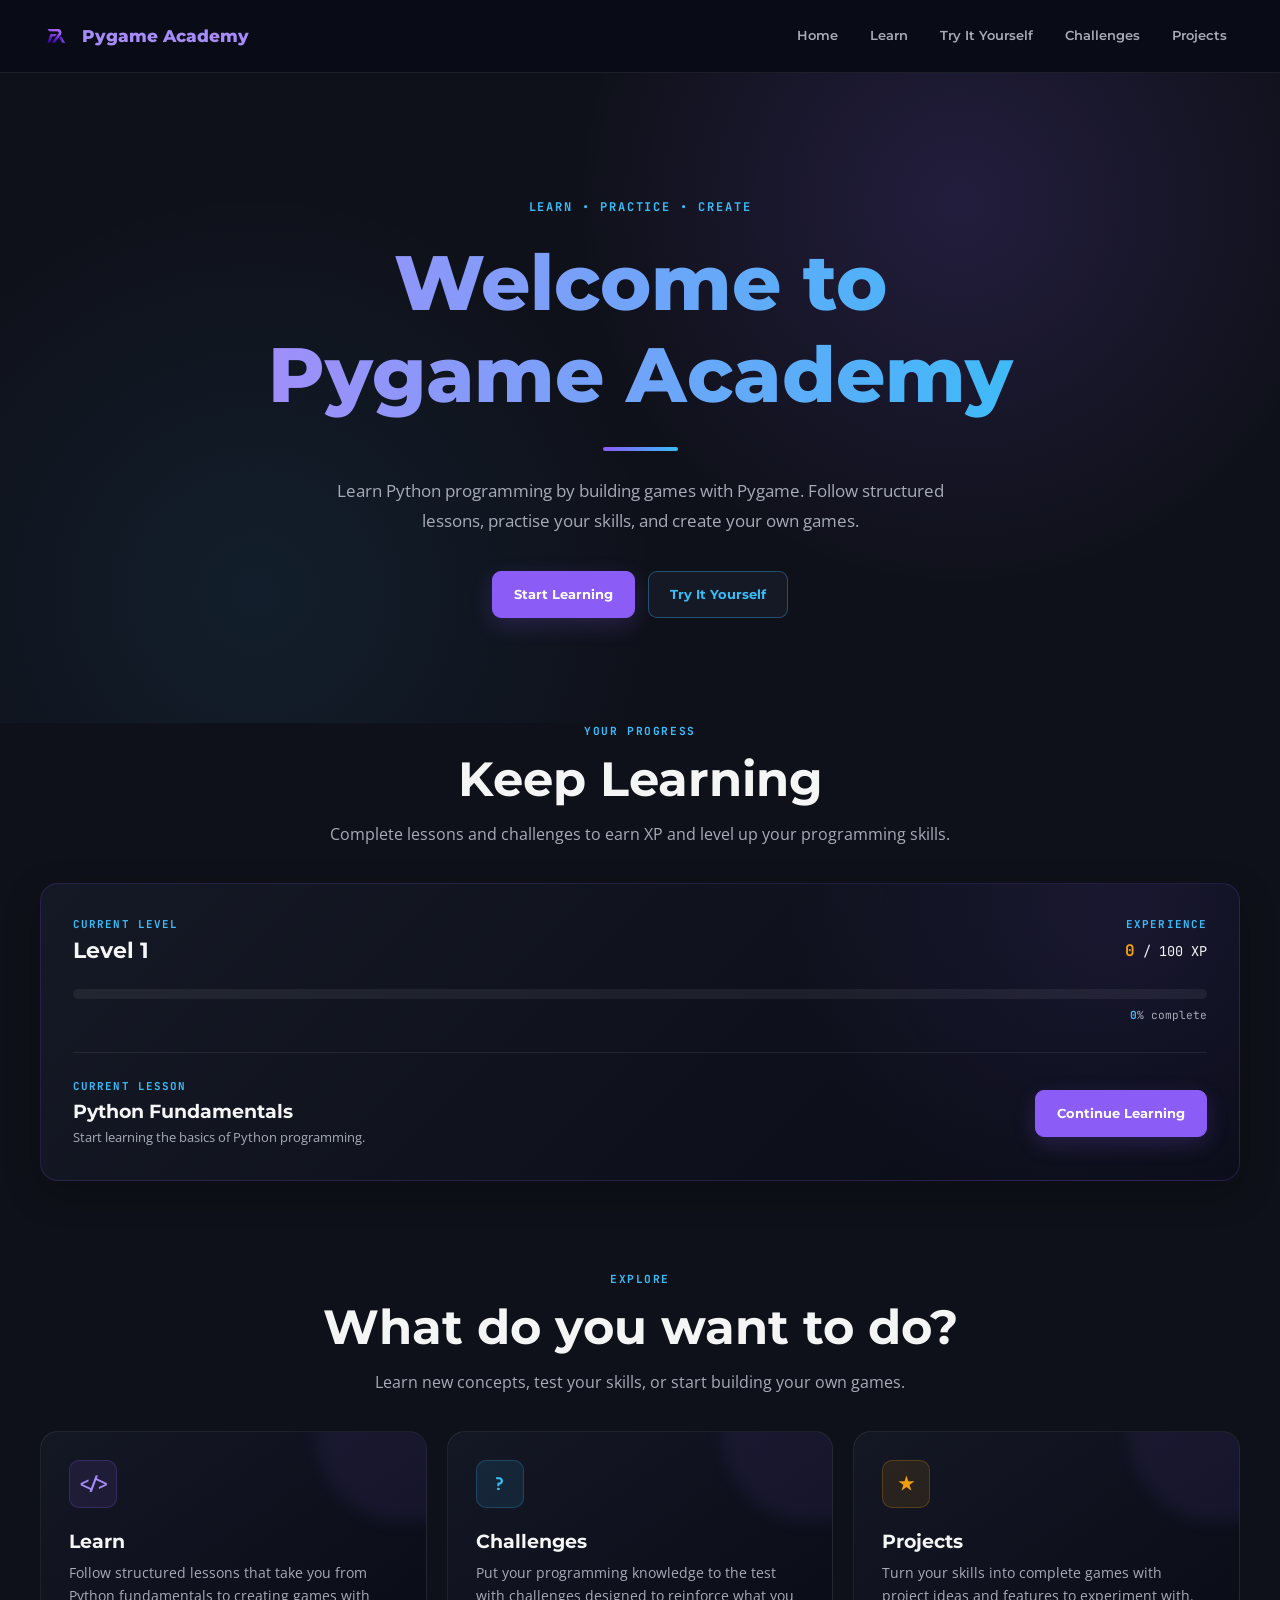
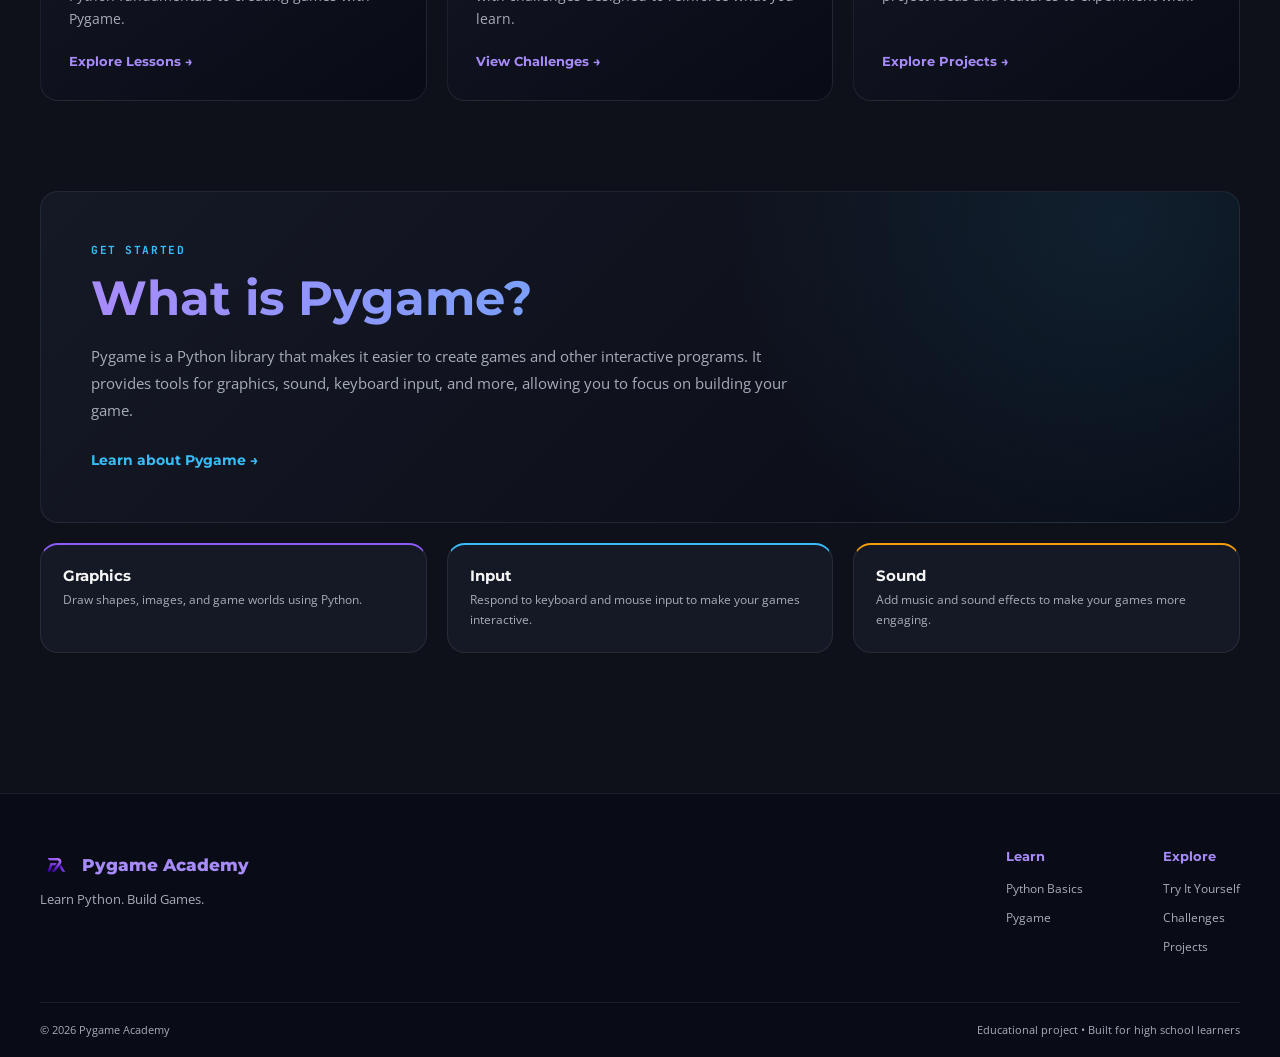
<file: index.html>
<!DOCTYPE html>
<html lang="en">

<head>
  <meta charset="UTF-8">
  <meta name="viewport" content="width=device-width, initial-scale=1.0">
  <meta name="description" content="Pygame Academy - Learn Python programming by building games with Pygame.">

  <title>Pygame Academy | Learn Python. Build Games.</title>

  <link rel="icon" type="image/x-icon" href="img/favicon.ico">

  <link rel="preconnect" href="https://fonts.googleapis.com">
  <link rel="preconnect" href="https://fonts.gstatic.com" crossorigin>
  <link href="https://fonts.googleapis.com/css2?family=JetBrains+Mono:wght@400;500;600;700&family=Montserrat:wght@500;600;700;800&family=Open+Sans:wght@400;500;600;700&display=swap" rel="stylesheet">

  <link rel="stylesheet" href="css/style.css">
  <script src="js/main.js" defer></script>
</head>

<body>

  <!-- Navigation bar and mobile menu -->
  <header class="site-header">
    <nav class="navbar" aria-label="Main navigation">
      <a href="index.html" class="logo">
        <img src="img/logo.png" alt="" class="logo-image">
        <span>Pygame Academy</span>
      </a>

      <div class="desktop-nav">
        <a href="index.html">Home</a>
        <a href="learn.html">Learn</a>
        <a href="tryityourself.html">Try It Yourself</a>
        <a href="challenges.html">Challenges</a>
        <a href="projects.html">Projects</a>
      </div>

      <button
        class="menu-button"
        type="button"
        aria-label="Open navigation menu"
        aria-expanded="false"
        aria-controls="mobile-menu"
      >
        <span></span>
        <span></span>
        <span></span>
      </button>
    </nav>

    <div class="mobile-menu" id="mobile-menu" aria-hidden="true">
      <div class="mobile-menu-header">
        <span class="mobile-menu-title">Menu</span>

        <button
          class="mobile-menu-close"
          type="button"
          aria-label="Close navigation menu"
        >
          &times;
        </button>
      </div>

      <div class="mobile-nav">
        <a href="index.html">Home</a>
        <a href="learn.html">Learn</a>
        <a href="tryityourself.html">Try It Yourself</a>
        <a href="challenges.html">Challenges</a>
        <a href="projects.html">Projects</a>
      </div>
    </div>
  </header>

  <main>

    <!-- Hero banner section -->
    <section class="hero">
      <div class="hero-content">
        <p class="hero-label">LEARN • PRACTICE • CREATE</p>

        <h1>Welcome to Pygame Academy</h1>

        <p class="hero-description">
          Learn Python programming by building games with Pygame. Follow structured lessons, practise your skills, and create your own games.
        </p>

        <div class="hero-buttons">
          <a href="learn.html" class="button button-primary">Start Learning</a>
          <a href="tryityourself.html" class="button button-secondary">Try It Yourself</a>
        </div>
      </div>
    </section>

    <!-- User level and XP progress tracker -->
    <section class="progress-section">
      <div class="section-heading">
        <p class="section-label">YOUR PROGRESS</p>
        <h2>Keep Learning</h2>
        <p>Complete lessons and challenges to earn XP and level up your programming skills.</p>
      </div>

      <div class="progress-card">
        <div class="progress-header">
          <div class="level-info">
            <p class="progress-label">Current Level</p>
            <h3>Level <span id="player-level">1</span></h3>
          </div>

          <div class="xp-display">
            <p class="progress-label">Experience</p>
            <p><span id="current-xp">0</span> / <span id="next-level-xp">100</span> XP</p>
          </div>
        </div>

        <div
          class="progress-bar"
          role="progressbar"
          aria-label="Learning progress"
          aria-valuemin="0"
          aria-valuemax="100"
          aria-valuenow="0"
        >
          <div class="progress-bar-fill" id="progress-bar-fill"></div>
        </div>

        <div class="progress-details">
          <p><span id="progress-percent">0</span>% complete</p>
        </div>

        <div class="continue-learning">
          <div class="continue-content">
            <p class="progress-label">CURRENT LESSON</p>
            <h3 id="current-lesson">Python Fundamentals</h3>
            <p id="current-lesson-description">Start learning the basics of Python programming.</p>
          </div>

          <a
            href="lesson.html?id=python-fundamentals"
            class="button button-primary"
            id="continue-button"
          >
            Continue Learning
          </a>
        </div>
      </div>
    </section>

    <!-- Navigation cards for main site sections -->
    <section class="explore-section">
      <div class="section-heading">
        <p class="section-label">EXPLORE</p>
        <h2>What do you want to do?</h2>
        <p>Learn new concepts, test your skills, or start building your own games.</p>
      </div>

      <div class="explore-grid">
        <article class="explore-card">
          <div class="card-icon" aria-hidden="true">&lt;/&gt;</div>
          <div class="card-content">
            <h3>Learn</h3>
            <p>Follow structured lessons that take you from Python fundamentals to creating games with Pygame.</p>

            <a href="learn.html">
              Explore Lessons
              <span aria-hidden="true">→</span>
            </a>
          </div>
        </article>

        <article class="explore-card">
          <div class="card-icon" aria-hidden="true">?</div>
          <div class="card-content">
            <h3>Challenges</h3>
            <p>Put your programming knowledge to the test with challenges designed to reinforce what you learn.</p>

            <a href="challenges.html">
              View Challenges
              <span aria-hidden="true">→</span>
            </a>
          </div>
        </article>

        <article class="explore-card">
          <div class="card-icon" aria-hidden="true">★</div>
          <div class="card-content">
            <h3>Projects</h3>
            <p>Turn your skills into complete games with project ideas and features to experiment with.</p>

            <a href="projects.html">
              Explore Projects
              <span aria-hidden="true">→</span>
            </a>
          </div>
        </article>
      </div>
    </section>

    <!-- Overview of what Pygame is and its features -->
    <section class="pygame-section">
      <div class="pygame-introduction">
        <p class="section-label">GET STARTED</p>
        <h2>What is Pygame?</h2>
        <p>
          Pygame is a Python library that makes it easier to create games and other interactive programs. It provides tools for graphics, sound, keyboard input, and more, allowing you to focus on building your game.
        </p>

        <a href="learn.html" class="text-link">
          Learn about Pygame
          <span aria-hidden="true">→</span>
        </a>
      </div>

      <div class="pygame-features">
        <article class="feature">
          <h3>Graphics</h3>
          <p>Draw shapes, images, and game worlds using Python.</p>
        </article>

        <article class="feature">
          <h3>Input</h3>
          <p>Respond to keyboard and mouse input to make your games interactive.</p>
        </article>

        <article class="feature">
          <h3>Sound</h3>
          <p>Add music and sound effects to make your games more engaging.</p>
        </article>
      </div>
    </section>

  </main>

  <!-- Site footer -->
  <footer class="site-footer">
    <div class="footer-content">
      <div class="footer-brand">
        <a href="index.html" class="footer-logo">
          <img src="img/logo.png" alt="" class="footer-logo-image">
          <span>Pygame Academy</span>
        </a>
        <p>Learn Python. Build Games.</p>
      </div>

      <div class="footer-links">
        <div class="footer-column">
          <h2>Learn</h2>
          <a href="learn.html">Python Basics</a>
          <a href="learn.html">Pygame</a>
        </div>

        <div class="footer-column">
          <h2>Explore</h2>
          <a href="tryityourself.html">Try It Yourself</a>
          <a href="challenges.html">Challenges</a>
          <a href="projects.html">Projects</a>
        </div>
      </div>
    </div>

    <div class="footer-bottom">
      <p>&copy; 2026 Pygame Academy</p>
      <p>Educational project &bull; Built for high school learners</p>
    </div>
  </footer>

</body>

</html>
</file>
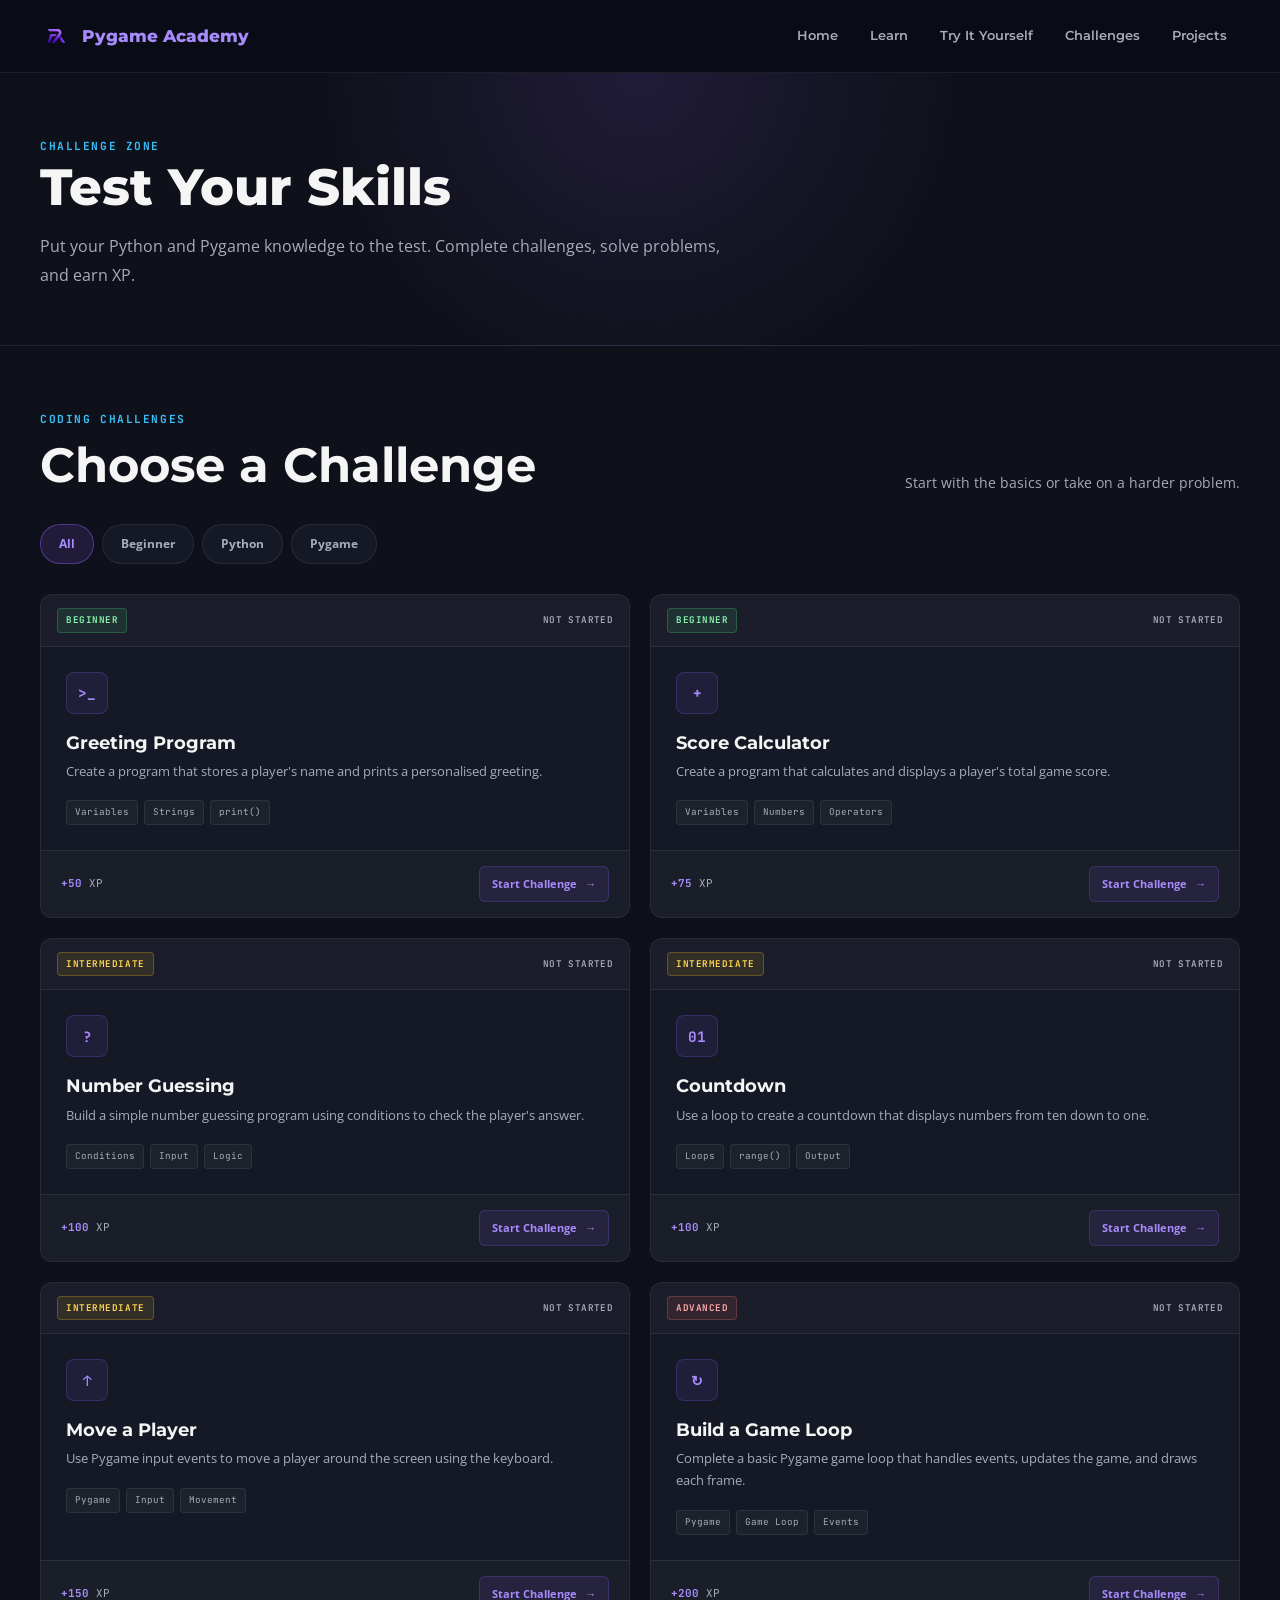
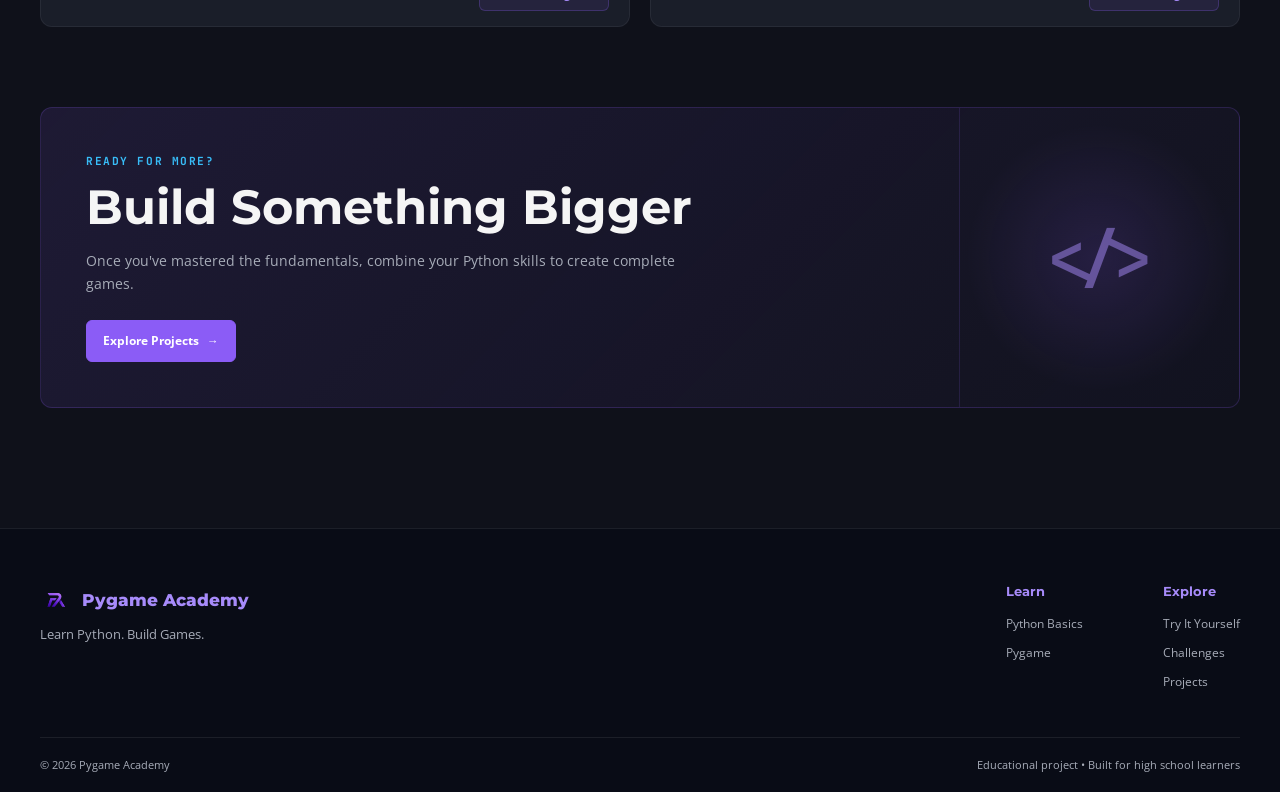
<file: challenges.html>
<!DOCTYPE html>
<html lang="en">

<head>
  <meta charset="UTF-8">
  <meta name="viewport" content="width=device-width, initial-scale=1.0">
  <meta name="description" content="Test your Python and Pygame skills with coding challenges on Pygame Academy.">

  <title>Challenges | Pygame Academy</title>

  <link rel="icon" type="image/x-icon" href="img/favicon.ico">

  <link rel="preconnect" href="https://fonts.googleapis.com">
  <link rel="preconnect" href="https://fonts.gstatic.com" crossorigin>
  <link href="https://fonts.googleapis.com/css2?family=JetBrains+Mono:wght@400;500;600;700&family=Montserrat:wght@500;600;700;800&family=Open+Sans:wght@400;500;600;700&display=swap" rel="stylesheet">

  <link rel="stylesheet" href="css/style.css">
  <script src="js/main.js" defer></script>
  <script src="js/challenges.js" defer></script>
</head>

<body>

  <!-- Navigation bar and mobile menu -->
  <header class="site-header">
    <nav class="navbar" aria-label="Main navigation">
      <a href="index.html" class="logo">
        <img src="img/logo.png" alt="" class="logo-image">
        <span>Pygame Academy</span>
      </a>

      <div class="desktop-nav">
        <a href="index.html">Home</a>
        <a href="learn.html">Learn</a>
        <a href="tryityourself.html">Try It Yourself</a>
        <a href="challenges.html">Challenges</a>
        <a href="projects.html">Projects</a>
      </div>

      <button
        class="menu-button"
        type="button"
        aria-label="Open navigation menu"
        aria-expanded="false"
        aria-controls="mobile-menu"
      >
        <span></span>
        <span></span>
        <span></span>
      </button>
    </nav>

    <div class="mobile-menu" id="mobile-menu" aria-hidden="true">
      <div class="mobile-menu-header">
        <span class="mobile-menu-title">Menu</span>

        <button
          class="mobile-menu-close"
          type="button"
          aria-label="Close navigation menu"
        >
          &times;
        </button>
      </div>

      <div class="mobile-nav">
        <a href="index.html">Home</a>
        <a href="learn.html">Learn</a>
        <a href="tryityourself.html">Try It Yourself</a>
        <a href="challenges.html">Challenges</a>
        <a href="projects.html">Projects</a>
      </div>
    </div>
  </header>

  <main>

    <!-- Page hero banner -->
    <section class="challenges-hero">
      <div class="try-container">
        <p class="section-label">CHALLENGE ZONE</p>

        <h1>Test Your Skills</h1>

        <p>
          Put your Python and Pygame knowledge to the test. Complete challenges, solve problems, and earn XP.
        </p>
      </div>
    </section>

    <!-- Challenge selection and filters -->
    <section class="challenge-list">
      <div class="challenge-list-header">
        <div>
          <p class="section-label">CODING CHALLENGES</p>
          <h2>Choose a Challenge</h2>
        </div>

        <p>Start with the basics or take on a harder problem.</p>
      </div>

      <!-- Filter tabs -->
      <div
        class="challenge-filters"
        role="tablist"
        aria-label="Challenge categories"
      >
        <button
          type="button"
          class="challenge-filter active"
          data-filter="all"
          role="tab"
          aria-selected="true"
        >
          All
        </button>

        <button
          type="button"
          class="challenge-filter"
          data-filter="beginner"
          role="tab"
          aria-selected="false"
        >
          Beginner
        </button>

        <button
          type="button"
          class="challenge-filter"
          data-filter="python"
          role="tab"
          aria-selected="false"
        >
          Python
        </button>

        <button
          type="button"
          class="challenge-filter"
          data-filter="pygame"
          role="tab"
          aria-selected="false"
        >
          Pygame
        </button>
      </div>

      <!-- Grid of available challenges -->
      <div class="challenge-grid" id="challenge-grid">

        <!-- Challenge: Greeting Program -->
        <article
          class="challenge-card"
          data-challenge="greeting"
          data-category="beginner python"
        >
          <div class="challenge-card-top">
            <span class="challenge-difficulty beginner">BEGINNER</span>
            <span class="challenge-status">NOT STARTED</span>
          </div>

          <div class="challenge-card-content">
            <div class="challenge-icon" aria-hidden="true">&gt;_</div>
            <h3>Greeting Program</h3>

            <p>
              Create a program that stores a player's name and prints a personalised greeting.
            </p>

            <div class="challenge-tags">
              <span>Variables</span>
              <span>Strings</span>
              <span>print()</span>
            </div>
          </div>

          <div class="challenge-card-footer">
            <span class="challenge-xp"><strong>+50</strong> XP</span>

            <a
              href="tryityourself.html?challenge=greeting"
              class="challenge-button"
            >
              Start Challenge
              <span aria-hidden="true">→</span>
            </a>
          </div>
        </article>

        <!-- Challenge: Score Calculator -->
        <article
          class="challenge-card"
          data-challenge="score-calculator"
          data-category="beginner python"
        >
          <div class="challenge-card-top">
            <span class="challenge-difficulty beginner">BEGINNER</span>
            <span class="challenge-status">NOT STARTED</span>
          </div>

          <div class="challenge-card-content">
            <div class="challenge-icon" aria-hidden="true">+</div>
            <h3>Score Calculator</h3>

            <p>
              Create a program that calculates and displays a player's total game score.
            </p>

            <div class="challenge-tags">
              <span>Variables</span>
              <span>Numbers</span>
              <span>Operators</span>
            </div>
          </div>

          <div class="challenge-card-footer">
            <span class="challenge-xp"><strong>+75</strong> XP</span>

            <a
              href="tryityourself.html?challenge=score-calculator"
              class="challenge-button"
            >
              Start Challenge
              <span aria-hidden="true">→</span>
            </a>
          </div>
        </article>

        <!-- Challenge: Number Guessing -->
        <article
          class="challenge-card"
          data-challenge="number-guessing"
          data-category="intermediate python"
        >
          <div class="challenge-card-top">
            <span class="challenge-difficulty intermediate">INTERMEDIATE</span>
            <span class="challenge-status">NOT STARTED</span>
          </div>

          <div class="challenge-card-content">
            <div class="challenge-icon" aria-hidden="true">?</div>
            <h3>Number Guessing</h3>

            <p>
              Build a simple number guessing program using conditions to check the player's answer.
            </p>

            <div class="challenge-tags">
              <span>Conditions</span>
              <span>Input</span>
              <span>Logic</span>
            </div>
          </div>

          <div class="challenge-card-footer">
            <span class="challenge-xp"><strong>+100</strong> XP</span>

            <a
              href="tryityourself.html?challenge=number-guessing"
              class="challenge-button"
            >
              Start Challenge
              <span aria-hidden="true">→</span>
            </a>
          </div>
        </article>

        <!-- Challenge: Countdown -->
        <article
          class="challenge-card"
          data-challenge="countdown"
          data-category="intermediate python"
        >
          <div class="challenge-card-top">
            <span class="challenge-difficulty intermediate">INTERMEDIATE</span>
            <span class="challenge-status">NOT STARTED</span>
          </div>

          <div class="challenge-card-content">
            <div class="challenge-icon" aria-hidden="true">01</div>
            <h3>Countdown</h3>

            <p>
              Use a loop to create a countdown that displays numbers from ten down to one.
            </p>

            <div class="challenge-tags">
              <span>Loops</span>
              <span>range()</span>
              <span>Output</span>
            </div>
          </div>

          <div class="challenge-card-footer">
            <span class="challenge-xp"><strong>+100</strong> XP</span>

            <a
              href="tryityourself.html?challenge=countdown"
              class="challenge-button"
            >
              Start Challenge
              <span aria-hidden="true">→</span>
            </a>
          </div>
        </article>

        <!-- Challenge: Move a Player -->
        <article
          class="challenge-card"
          data-challenge="player-movement"
          data-category="intermediate pygame"
        >
          <div class="challenge-card-top">
            <span class="challenge-difficulty intermediate">INTERMEDIATE</span>
            <span class="challenge-status">NOT STARTED</span>
          </div>

          <div class="challenge-card-content">
            <div class="challenge-icon" aria-hidden="true">↑</div>
            <h3>Move a Player</h3>

            <p>
              Use Pygame input events to move a player around the screen using the keyboard.
            </p>

            <div class="challenge-tags">
              <span>Pygame</span>
              <span>Input</span>
              <span>Movement</span>
            </div>
          </div>

          <div class="challenge-card-footer">
            <span class="challenge-xp"><strong>+150</strong> XP</span>

            <a
              href="tryityourself.html?challenge=player-movement"
              class="challenge-button"
            >
              Start Challenge
              <span aria-hidden="true">→</span>
            </a>
          </div>
        </article>

        <!-- Challenge: Build a Game Loop -->
        <article
          class="challenge-card"
          data-challenge="game-loop"
          data-category="advanced pygame"
        >
          <div class="challenge-card-top">
            <span class="challenge-difficulty advanced">ADVANCED</span>
            <span class="challenge-status">NOT STARTED</span>
          </div>

          <div class="challenge-card-content">
            <div class="challenge-icon" aria-hidden="true">↻</div>
            <h3>Build a Game Loop</h3>

            <p>
              Complete a basic Pygame game loop that handles events, updates the game, and draws each frame.
            </p>

            <div class="challenge-tags">
              <span>Pygame</span>
              <span>Game Loop</span>
              <span>Events</span>
            </div>
          </div>

          <div class="challenge-card-footer">
            <span class="challenge-xp"><strong>+200</strong> XP</span>

            <a
              href="tryityourself.html?challenge=game-loop"
              class="challenge-button"
            >
              Start Challenge
              <span aria-hidden="true">→</span>
            </a>
          </div>
        </article>

      </div>

      <!-- Filtered Empty State -->
      <div class="challenge-empty" id="challenge-empty" hidden>
        <h3>No challenges found</h3>
        <p>Try selecting another category.</p>
      </div>
    </section>

    <!-- Projects banner -->
    <section class="featured-challenge">
      <div class="featured-challenge-content">
        <p class="section-label">READY FOR MORE?</p>

        <h2>Build Something Bigger</h2>

        <p>
          Once you've mastered the fundamentals, combine your Python skills to create complete games.
        </p>

        <a href="projects.html" class="featured-button">
          Explore Projects
          <span aria-hidden="true">→</span>
        </a>
      </div>

      <div class="featured-challenge-visual" aria-hidden="true">
        <span>&lt;/&gt;</span>
      </div>
    </section>

  </main>

  <!-- Site footer -->
  <footer class="site-footer">
    <div class="footer-content">
      <div class="footer-brand">
        <a href="index.html" class="footer-logo">
          <img src="img/logo.png" alt="" class="footer-logo-image">
          <span>Pygame Academy</span>
        </a>
        <p>Learn Python. Build Games.</p>
      </div>

      <div class="footer-links">
        <div class="footer-column">
          <h2>Learn</h2>
          <a href="learn.html">Python Basics</a>
          <a href="learn.html">Pygame</a>
        </div>

        <div class="footer-column">
          <h2>Explore</h2>
          <a href="tryityourself.html">Try It Yourself</a>
          <a href="challenges.html">Challenges</a>
          <a href="projects.html">Projects</a>
        </div>
      </div>
    </div>

    <div class="footer-bottom">
      <p>&copy; 2026 Pygame Academy</p>
      <p>Educational project &bull; Built for high school learners</p>
    </div>
  </footer>

</body>

</html>
</file>
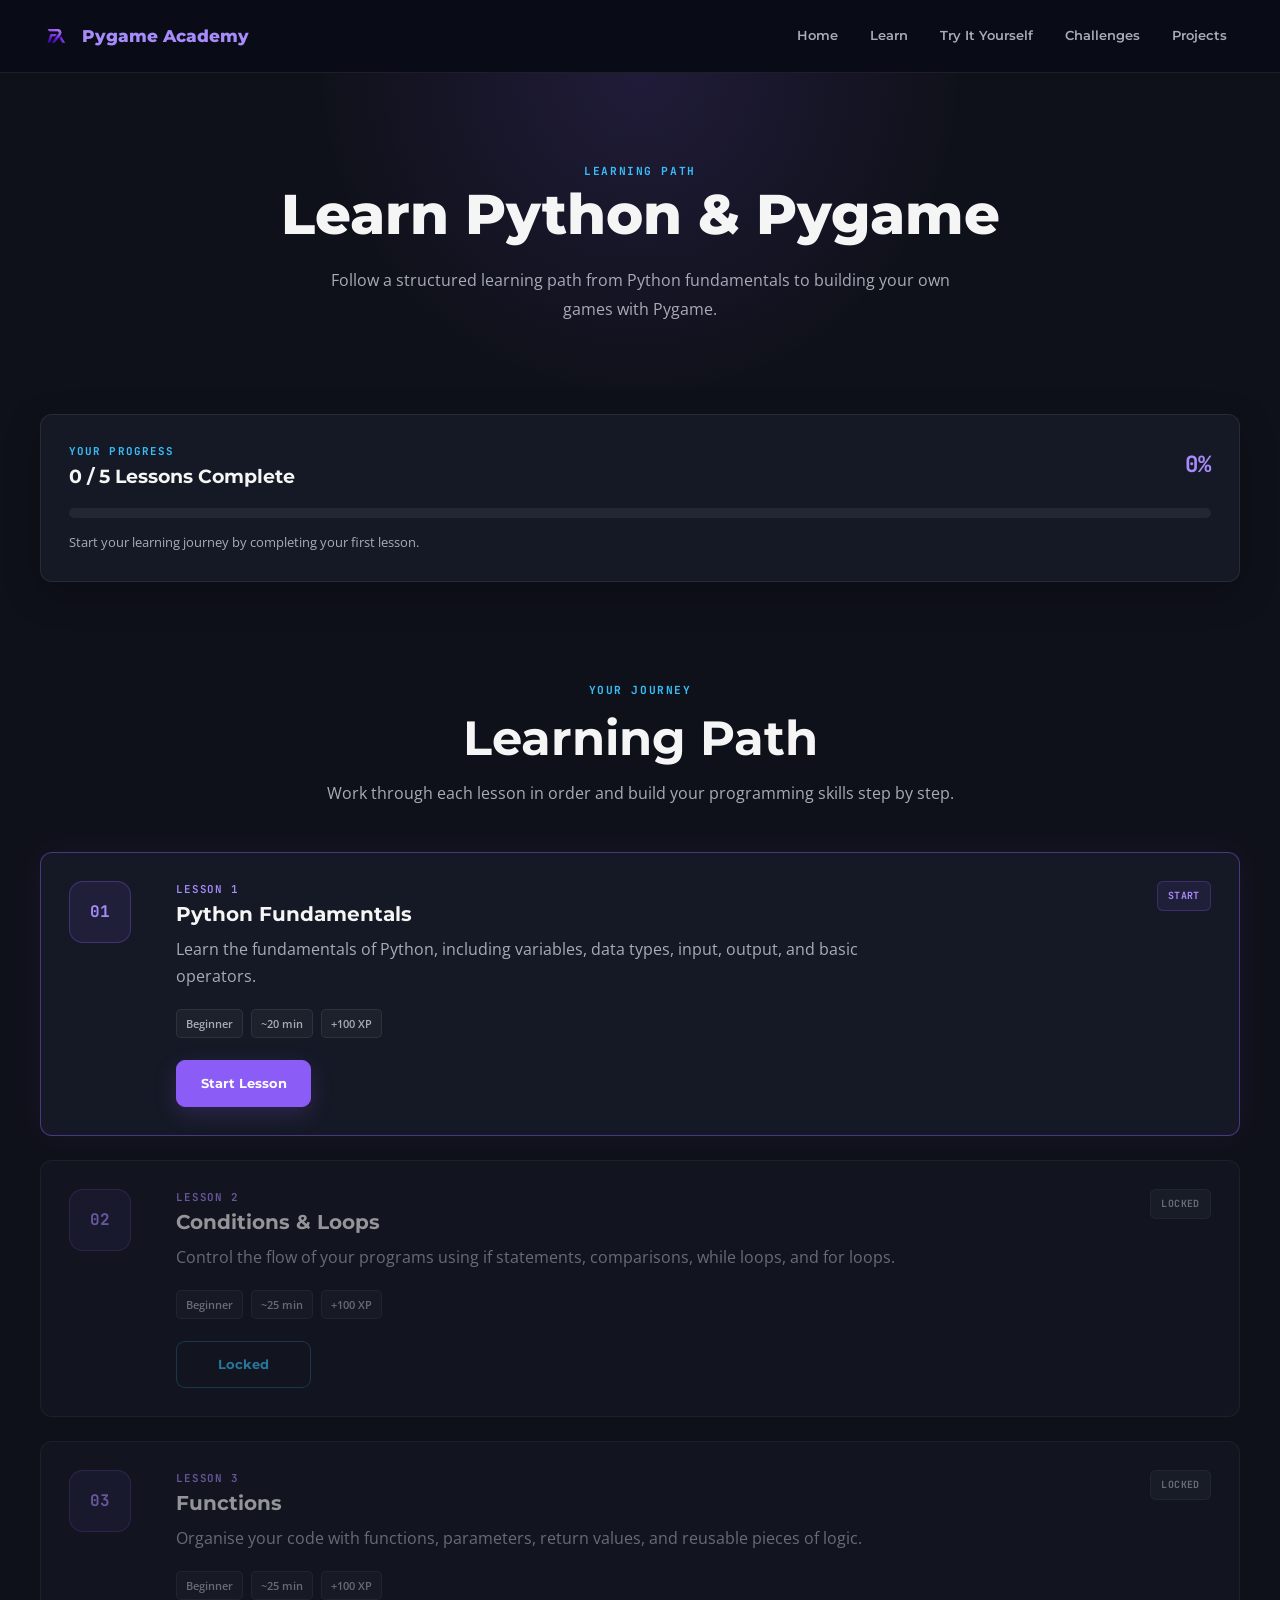
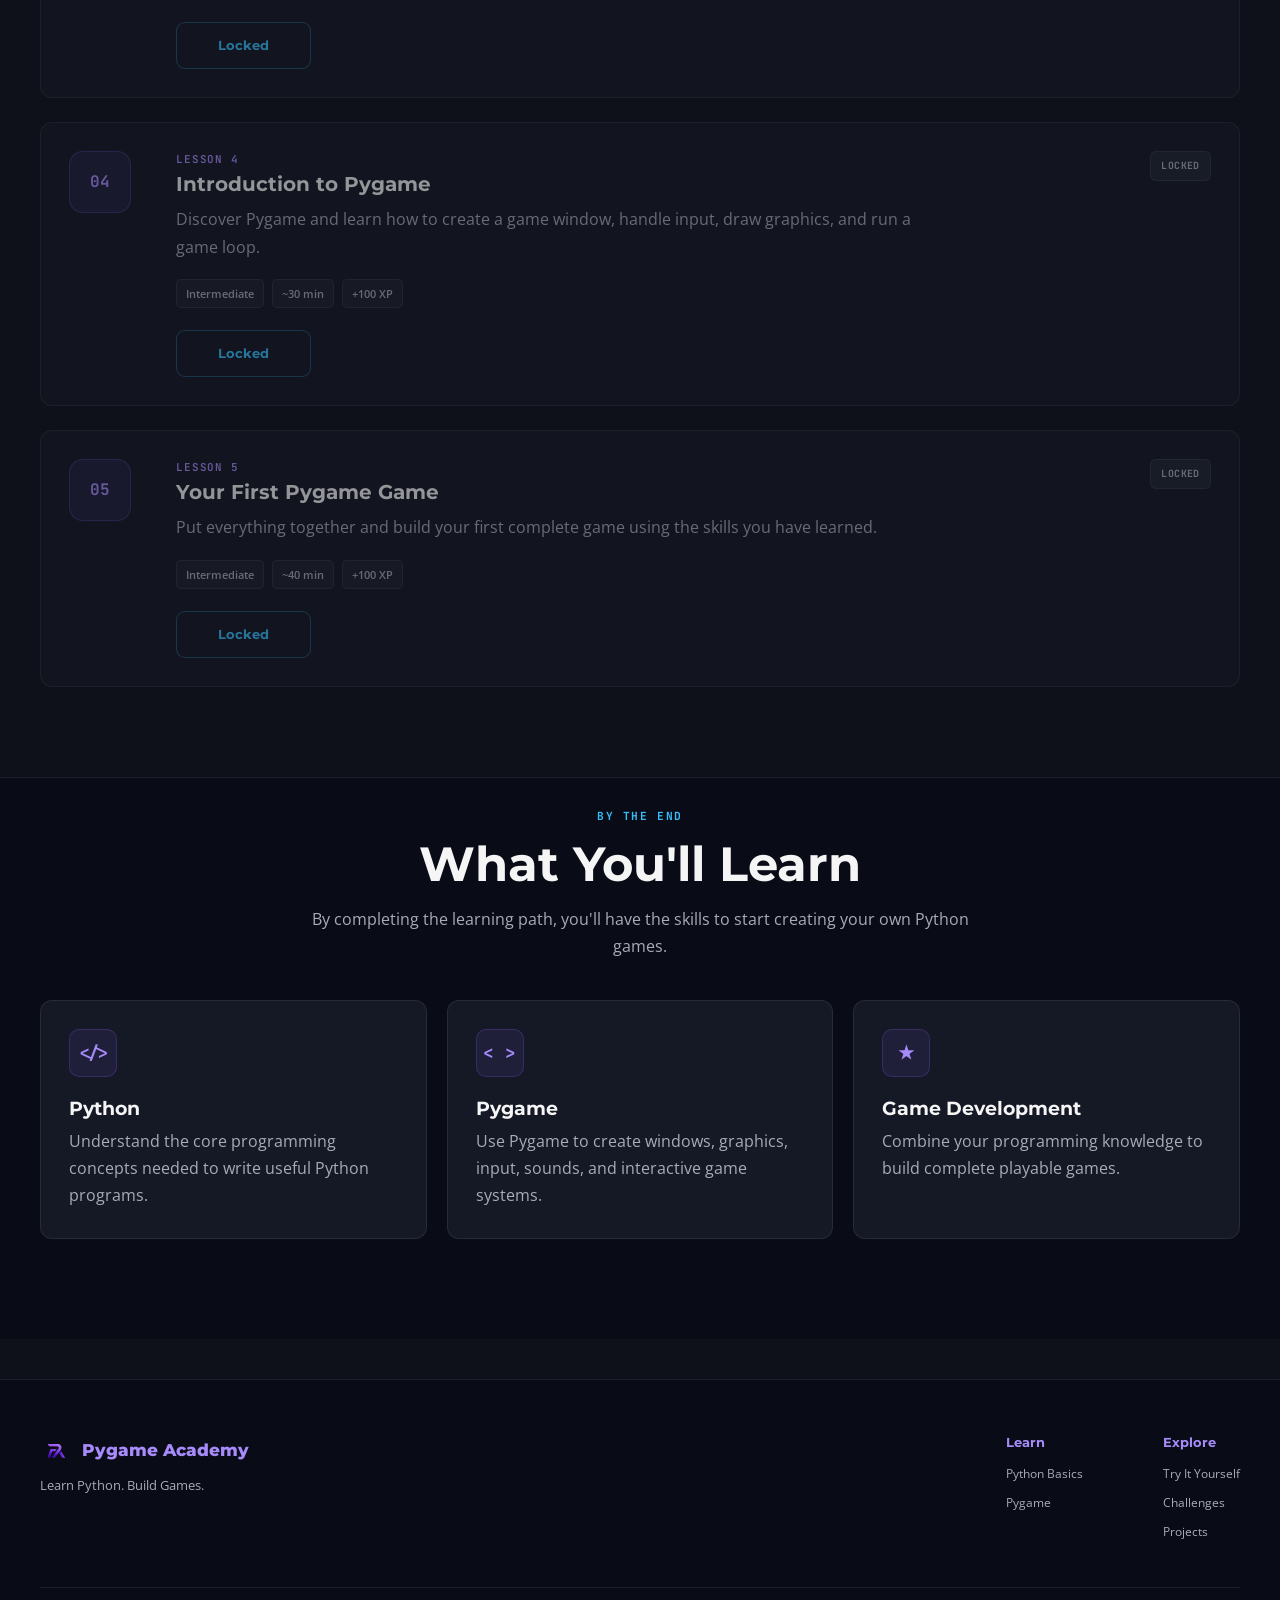
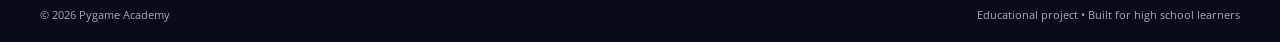
<file: learn.html>
<!DOCTYPE html>
<html lang="en">

<head>
  <meta charset="UTF-8">
  <meta name="viewport" content="width=device-width, initial-scale=1.0">
  <meta name="description" content="Learn Python and Pygame through structured lessons at Pygame Academy.">

  <title>Learn | Pygame Academy</title>

  <link rel="icon" type="image/x-icon" href="img/favicon.ico">

  <link rel="preconnect" href="https://fonts.googleapis.com">
  <link rel="preconnect" href="https://fonts.gstatic.com" crossorigin>
  <link href="https://fonts.googleapis.com/css2?family=JetBrains+Mono:wght@400;500;600;700&family=Montserrat:wght@500;600;700;800&family=Open+Sans:wght@400;500;600;700&display=swap" rel="stylesheet">

  <link rel="stylesheet" href="css/style.css">
  <script src="js/main.js" defer></script>
  <script src="js/learn.js" defer></script>
</head>

<body>

  <!-- Navigation bar and mobile menu -->
  <header class="site-header">
    <nav class="navbar" aria-label="Main navigation">
      <a href="index.html" class="logo">
        <img src="img/logo.png" alt="" class="logo-image">
        <span>Pygame Academy</span>
      </a>

      <div class="desktop-nav">
        <a href="index.html">Home</a>
        <a href="learn.html">Learn</a>
        <a href="tryityourself.html">Try It Yourself</a>
        <a href="challenges.html">Challenges</a>
        <a href="projects.html">Projects</a>
      </div>

      <button
        class="menu-button"
        type="button"
        aria-label="Open navigation menu"
        aria-expanded="false"
        aria-controls="mobile-menu"
      >
        <span></span>
        <span></span>
        <span></span>
      </button>
    </nav>

    <div class="mobile-menu" id="mobile-menu" aria-hidden="true">
      <div class="mobile-menu-header">
        <span class="mobile-menu-title">Menu</span>

        <button
          class="mobile-menu-close"
          type="button"
          aria-label="Close navigation menu"
        >
          &times;
        </button>
      </div>

      <div class="mobile-nav">
        <a href="index.html">Home</a>
        <a href="learn.html">Learn</a>
        <a href="tryityourself.html">Try It Yourself</a>
        <a href="challenges.html">Challenges</a>
        <a href="projects.html">Projects</a>
      </div>
    </div>
  </header>

  <main>

    <!-- Page hero banner -->
    <section class="learn-hero">
      <div class="learn-hero-content">
        <p class="section-label">LEARNING PATH</p>

        <h1>Learn Python &amp; Pygame</h1>

        <p>
          Follow a structured learning path from Python fundamentals to building your own games with Pygame.
        </p>
      </div>
    </section>

    <!-- Overall course progress card -->
    <section class="learn-progress-section">
      <div class="learn-container">
        <div class="learn-progress-card">
          <div class="learn-progress-info">
            <div>
              <p class="progress-label">YOUR PROGRESS</p>
              <h2><span id="lessons-completed">0</span> / 5 Lessons Complete</h2>
            </div>

            <div class="learn-progress-percentage">
              <span id="learn-progress-percent">0</span>%
            </div>
          </div>

          <div
            class="progress-bar"
            role="progressbar"
            aria-label="Learning path progress"
            aria-valuemin="0"
            aria-valuemax="100"
            aria-valuenow="0"
          >
            <div class="progress-bar-fill" id="learn-progress-fill"></div>
          </div>

          <p class="learn-progress-message" id="learn-progress-message">
            Start your learning journey by completing your first lesson.
          </p>
        </div>
      </div>
    </section>

    <!-- Main learning path lesson cards -->
    <section class="learning-path-section">
      <div class="learn-container">
        <div class="section-heading">
          <p class="section-label">YOUR JOURNEY</p>
          <h2>Learning Path</h2>
          <p>Work through each lesson in order and build your programming skills step by step.</p>
        </div>

        <div class="learning-path">

          <!-- Lesson 1 -->
          <article
            class="lesson-card lesson-card-active"
            data-lesson-id="python-fundamentals"
            data-lesson-number="1"
          >
            <div class="lesson-number">01</div>

            <div class="lesson-card-content">
              <div class="lesson-card-header">
                <div>
                  <p class="lesson-type">LESSON 1</p>
                  <h3>Python Fundamentals</h3>
                </div>

                <span class="lesson-status" id="lesson-status-1">START</span>
              </div>

              <p>
                Learn the fundamentals of Python, including variables, data types, input, output, and basic operators.
              </p>

              <div class="lesson-meta">
                <span>Beginner</span>
                <span>~20 min</span>
                <span>+100 XP</span>
              </div>

              <a
                href="lesson.html?id=python-fundamentals"
                class="button button-primary lesson-button"
              >
                Start Lesson
              </a>
            </div>
          </article>

          <!-- Lesson 2 -->
          <article
            class="lesson-card"
            data-lesson-id="conditions-loops"
            data-lesson-number="2"
          >
            <div class="lesson-number">02</div>

            <div class="lesson-card-content">
              <div class="lesson-card-header">
                <div>
                  <p class="lesson-type">LESSON 2</p>
                  <h3>Conditions &amp; Loops</h3>
                </div>

                <span class="lesson-status" id="lesson-status-2">LOCKED</span>
              </div>

              <p>
                Control the flow of your programs using if statements, comparisons, while loops, and for loops.
              </p>

              <div class="lesson-meta">
                <span>Beginner</span>
                <span>~25 min</span>
                <span>+100 XP</span>
              </div>

              <a
                href="lesson.html?id=conditions-loops"
                class="button button-secondary lesson-button"
              >
                Locked
              </a>
            </div>
          </article>

          <!-- Lesson 3 -->
          <article
            class="lesson-card"
            data-lesson-id="functions"
            data-lesson-number="3"
          >
            <div class="lesson-number">03</div>

            <div class="lesson-card-content">
              <div class="lesson-card-header">
                <div>
                  <p class="lesson-type">LESSON 3</p>
                  <h3>Functions</h3>
                </div>

                <span class="lesson-status" id="lesson-status-3">LOCKED</span>
              </div>

              <p>
                Organise your code with functions, parameters, return values, and reusable pieces of logic.
              </p>

              <div class="lesson-meta">
                <span>Beginner</span>
                <span>~25 min</span>
                <span>+100 XP</span>
              </div>

              <a
                href="lesson.html?id=functions"
                class="button button-secondary lesson-button"
              >
                Locked
              </a>
            </div>
          </article>

          <!-- Lesson 4 -->
          <article
            class="lesson-card"
            data-lesson-id="introduction-to-pygame"
            data-lesson-number="4"
          >
            <div class="lesson-number">04</div>

            <div class="lesson-card-content">
              <div class="lesson-card-header">
                <div>
                  <p class="lesson-type">LESSON 4</p>
                  <h3>Introduction to Pygame</h3>
                </div>

                <span class="lesson-status" id="lesson-status-4">LOCKED</span>
              </div>

              <p>
                Discover Pygame and learn how to create a game window, handle input, draw graphics, and run a game loop.
              </p>

              <div class="lesson-meta">
                <span>Intermediate</span>
                <span>~30 min</span>
                <span>+100 XP</span>
              </div>

              <a
                href="lesson.html?id=introduction-to-pygame"
                class="button button-secondary lesson-button"
              >
                Locked
              </a>
            </div>
          </article>

          <!-- Lesson 5 -->
          <article
            class="lesson-card"
            data-lesson-id="first-pygame-game"
            data-lesson-number="5"
          >
            <div class="lesson-number">05</div>

            <div class="lesson-card-content">
              <div class="lesson-card-header">
                <div>
                  <p class="lesson-type">LESSON 5</p>
                  <h3>Your First Pygame Game</h3>
                </div>

                <span class="lesson-status" id="lesson-status-5">LOCKED</span>
              </div>

              <p>
                Put everything together and build your first complete game using the skills you have learned.
              </p>

              <div class="lesson-meta">
                <span>Intermediate</span>
                <span>~40 min</span>
                <span>+100 XP</span>
              </div>

              <a
                href="lesson.html?id=first-pygame-game"
                class="button button-secondary lesson-button"
              >
                Locked
              </a>
            </div>
          </article>

        </div>
      </div>
    </section>

    <!-- Summary of skills learned section -->
    <section class="learn-outcomes-section">
      <div class="learn-container">
        <div class="section-heading">
          <p class="section-label">BY THE END</p>
          <h2>What You'll Learn</h2>
          <p>
            By completing the learning path, you'll have the skills to start creating your own Python games.
          </p>
        </div>

        <div class="learning-outcomes-grid">
          <article class="outcome-card">
            <div class="card-icon" aria-hidden="true">&lt;/&gt;</div>
            <h3>Python</h3>
            <p>Understand the core programming concepts needed to write useful Python programs.</p>
          </article>

          <article class="outcome-card">
            <div class="card-icon" aria-hidden="true">&lt; &gt;</div>
            <h3>Pygame</h3>
            <p>Use Pygame to create windows, graphics, input, sounds, and interactive game systems.</p>
          </article>

          <article class="outcome-card">
            <div class="card-icon" aria-hidden="true">★</div>
            <h3>Game Development</h3>
            <p>Combine your programming knowledge to build complete playable games.</p>
          </article>
        </div>
      </div>
    </section>

  </main>

  <!-- Site footer -->
  <footer class="site-footer">
    <div class="footer-content">
      <div class="footer-brand">
        <a href="index.html" class="footer-logo">
          <img src="img/logo.png" alt="" class="footer-logo-image">
          <span>Pygame Academy</span>
        </a>
        <p>Learn Python. Build Games.</p>
      </div>

      <div class="footer-links">
        <div class="footer-column">
          <h2>Learn</h2>
          <a href="learn.html">Python Basics</a>
          <a href="learn.html">Pygame</a>
        </div>

        <div class="footer-column">
          <h2>Explore</h2>
          <a href="tryityourself.html">Try It Yourself</a>
          <a href="challenges.html">Challenges</a>
          <a href="projects.html">Projects</a>
        </div>
      </div>
    </div>

    <div class="footer-bottom">
      <p>&copy; 2026 Pygame Academy</p>
      <p>Educational project &bull; Built for high school learners</p>
    </div>
  </footer>

</body>

</html>
</file>
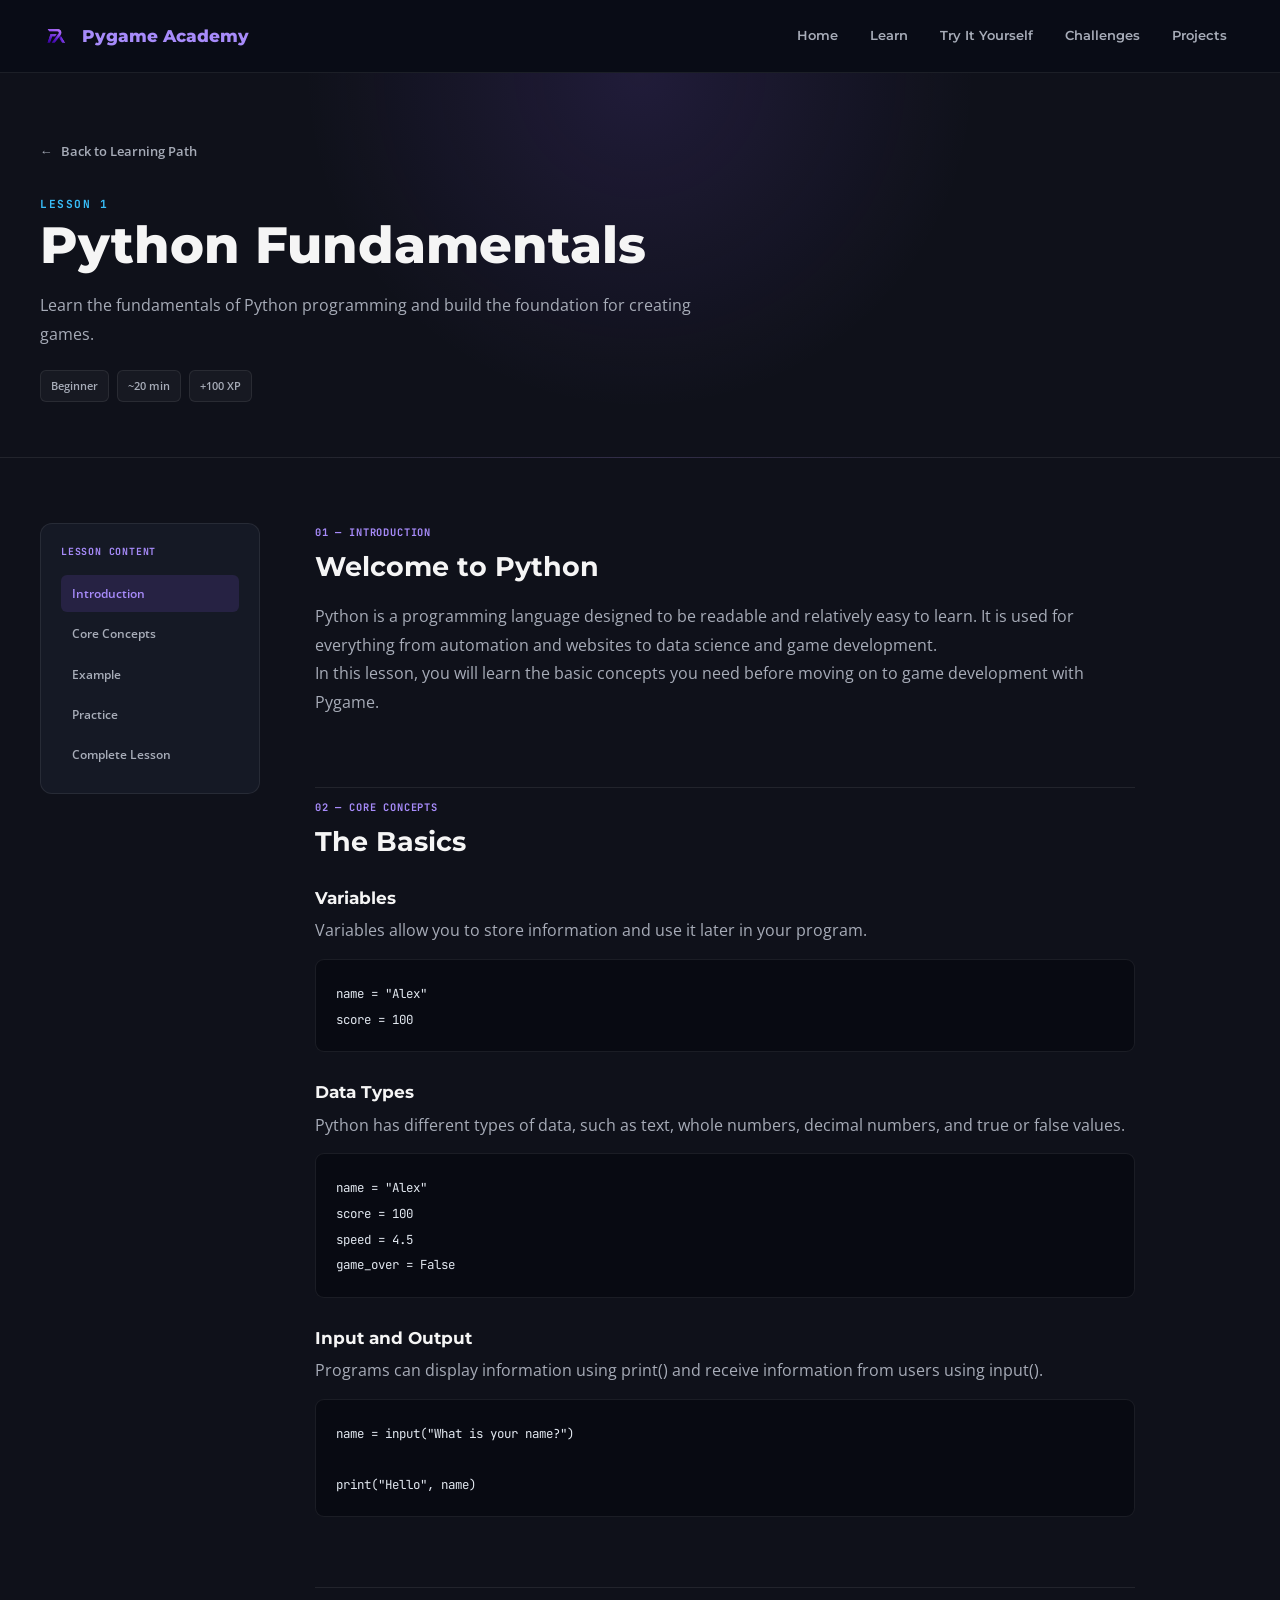
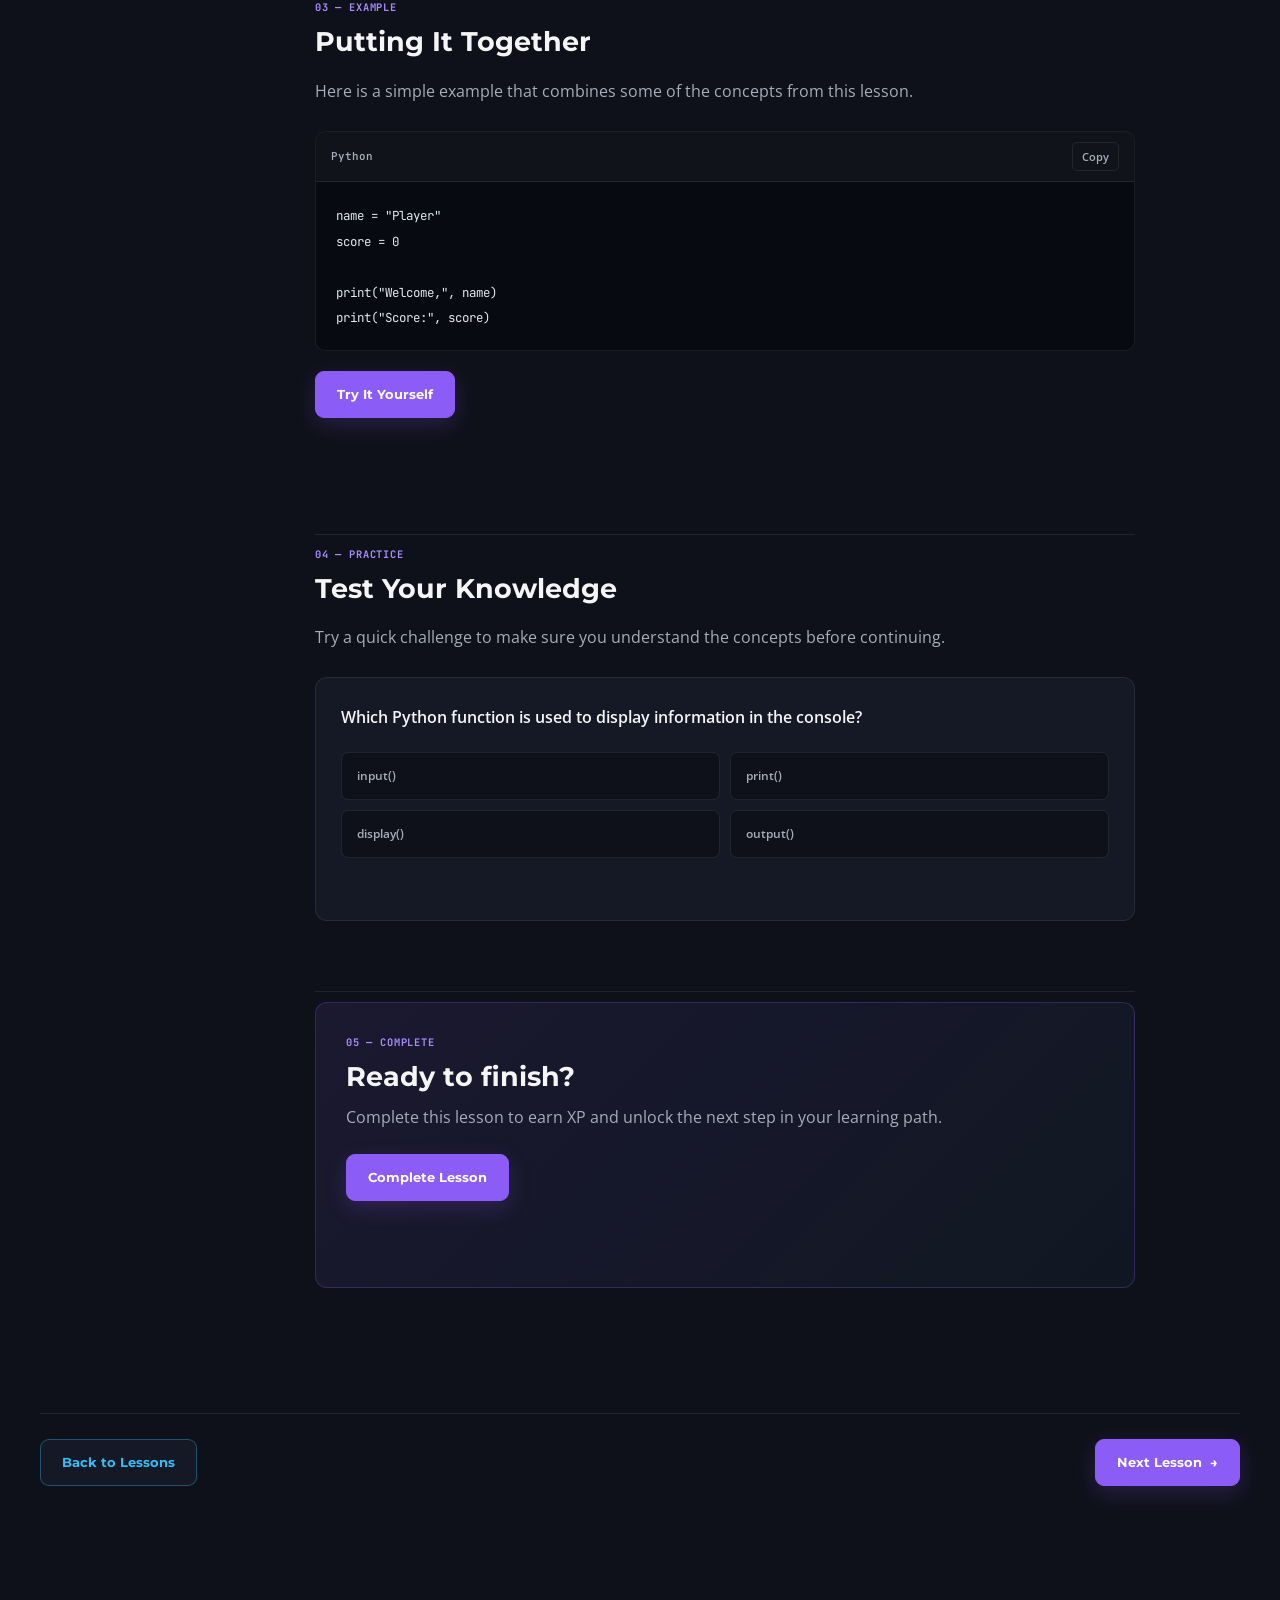
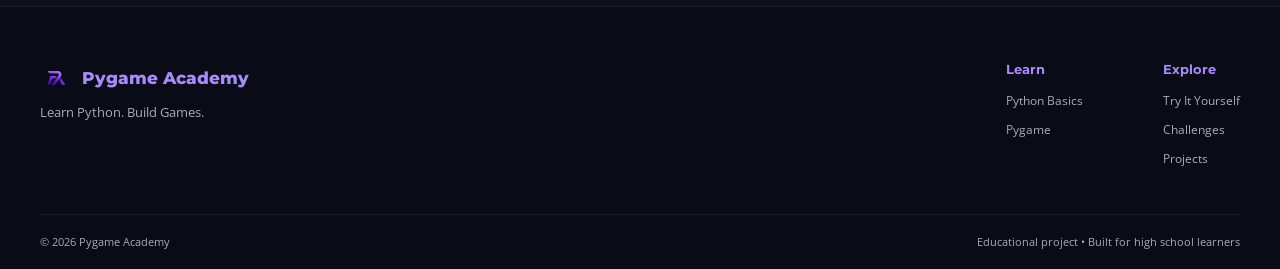
<file: lesson.html>
<!DOCTYPE html>
<html lang="en">

<head>
  <meta charset="UTF-8">
  <meta name="viewport" content="width=device-width, initial-scale=1.0">
  <meta name="description" content="Learn Python and Pygame through interactive lessons at Pygame Academy.">

  <title>Lesson | Pygame Academy</title>

  <link rel="icon" type="image/x-icon" href="img/favicon.ico">

  <link rel="preconnect" href="https://fonts.googleapis.com">
  <link rel="preconnect" href="https://fonts.gstatic.com" crossorigin>
  <link href="https://fonts.googleapis.com/css2?family=JetBrains+Mono:wght@400;500;600;700&family=Montserrat:wght@500;600;700;800&family=Open+Sans:wght@400;500;600;700&display=swap" rel="stylesheet">

  <link rel="stylesheet" href="css/style.css">
  <script src="js/main.js" defer></script>
  <script src="js/lesson.js" defer></script>
</head>

<body>

  <!-- Navigation bar and mobile menu -->
  <header class="site-header">
    <nav class="navbar" aria-label="Main navigation">
      <a href="index.html" class="logo">
        <img src="img/logo.png" alt="" class="logo-image">
        <span>Pygame Academy</span>
      </a>

      <div class="desktop-nav">
        <a href="index.html">Home</a>
        <a href="learn.html">Learn</a>
        <a href="tryityourself.html">Try It Yourself</a>
        <a href="challenges.html">Challenges</a>
        <a href="projects.html">Projects</a>
      </div>

      <button
        class="menu-button"
        type="button"
        aria-label="Open navigation menu"
        aria-expanded="false"
        aria-controls="mobile-menu"
      >
        <span></span>
        <span></span>
        <span></span>
      </button>
    </nav>

    <div class="mobile-menu" id="mobile-menu" aria-hidden="true">
      <div class="mobile-menu-header">
        <span class="mobile-menu-title">Menu</span>

        <button
          class="mobile-menu-close"
          type="button"
          aria-label="Close navigation menu"
        >
          &times;
        </button>
      </div>

      <div class="mobile-nav">
        <a href="index.html">Home</a>
        <a href="learn.html">Learn</a>
        <a href="tryityourself.html">Try It Yourself</a>
        <a href="challenges.html">Challenges</a>
        <a href="projects.html">Projects</a>
      </div>
    </div>
  </header>

  <main>

    <!-- Top lesson header banner -->
    <section class="lesson-hero">
      <div class="lesson-container">
        <a href="learn.html" class="lesson-back-link">
          <span aria-hidden="true">←</span> Back to Learning Path
        </a>

        <div class="lesson-header-content">
          <p class="section-label" id="lesson-number">LESSON 1</p>
          <h1 id="lesson-title">Python Fundamentals</h1>

          <p id="lesson-description">
            Learn the fundamentals of Python programming and build the foundation for creating games.
          </p>

          <div class="lesson-header-meta">
            <span id="lesson-difficulty">Beginner</span>
            <span id="lesson-duration">~20 min</span>
            <span>+100 XP</span>
          </div>
        </div>
      </div>
    </section>

    <!-- Lesson area with sidebar and main lesson content -->
    <section class="lesson-section">
      <div class="lesson-container">
        <div class="lesson-layout">

          <!-- Sidebar navigation for quick section links -->
          <aside class="lesson-sidebar" aria-label="Lesson navigation">
            <div class="lesson-sidebar-card">
              <p class="sidebar-label">LESSON CONTENT</p>

              <nav class="lesson-content-nav">
                <a href="#introduction" class="content-nav-link active">Introduction</a>
                <a href="#concepts" class="content-nav-link">Core Concepts</a>
                <a href="#example" class="content-nav-link">Example</a>
                <a href="#practice" class="content-nav-link">Practice</a>
                <a href="#complete" class="content-nav-link">Complete Lesson</a>
              </nav>
            </div>
          </aside>

          <!-- Main lesson content sections -->
          <article class="lesson-content">

            <!-- 01 Introduction -->
            <section class="lesson-content-section" id="introduction">
              <p class="content-section-label">01 &mdash; INTRODUCTION</p>
              <h2 id="content-introduction-title">Welcome to Python</h2>

              <div id="content-introduction">
                <p>
                  Python is a programming language designed to be readable and relatively easy to learn. It is used for everything from automation and websites to data science and game development.
                </p>

                <p>
                  In this lesson, you will learn the basic concepts you need before moving on to game development with Pygame.
                </p>
              </div>
            </section>

            <!-- 02 Core Concepts -->
            <section class="lesson-content-section" id="concepts">
              <p class="content-section-label">02 &mdash; CORE CONCEPTS</p>
              <h2>The Basics</h2>

              <div id="concept-content">
                <div class="concept-block">
                  <h3>Variables</h3>
                  <p>Variables allow you to store information and use it later in your program.</p>
                  <pre><code>name = "Alex"
score = 100</code></pre>
                </div>

                <div class="concept-block">
                  <h3>Data Types</h3>
                  <p>Python has different types of data, such as text, whole numbers, decimal numbers, and true or false values.</p>
                  <pre><code>name = "Alex"
score = 100
speed = 4.5
game_over = False</code></pre>
                </div>

                <div class="concept-block">
                  <h3>Input and Output</h3>
                  <p>Programs can display information using <code>print()</code> and receive information from users using <code>input()</code>.</p>
                  <pre><code>name = input("What is your name?")

print("Hello", name)</code></pre>
                </div>
              </div>
            </section>

            <!-- 03 Code Example -->
            <section class="lesson-content-section" id="example">
              <p class="content-section-label">03 &mdash; EXAMPLE</p>
              <h2>Putting It Together</h2>

              <p id="example-description">
                Here is a simple example that combines some of the concepts from this lesson.
              </p>

              <div class="code-example">
                <div class="code-example-header">
                  <span>Python</span>
                  <button type="button" class="copy-code-button">Copy</button>
                </div>

                <pre><code id="lesson-example-code">name = "Player"
score = 0

print("Welcome,", name)
print("Score:", score)</code></pre>
              </div>

              <div class="lesson-example-action">
                <a href="tryityourself.html" id="try-it-button" class="button button-primary">
                  Try It Yourself
                </a>
              </div>

              <p class="code-copy-message" aria-live="polite"></p>
            </section>

            <!-- 04 Practice Challenge -->
            <section class="lesson-content-section" id="practice">
              <p class="content-section-label">04 &mdash; PRACTICE</p>
              <h2>Test Your Knowledge</h2>

              <p>Try a quick challenge to make sure you understand the concepts before continuing.</p>

              <div class="lesson-practice-card">
                <p class="practice-question">
                  Which Python function is used to display information in the console?
                </p>

                <div class="practice-options">
                  <button type="button" class="practice-option" data-answer="wrong">input()</button>
                  <button type="button" class="practice-option" data-answer="correct">print()</button>
                  <button type="button" class="practice-option" data-answer="wrong">display()</button>
                  <button type="button" class="practice-option" data-answer="wrong">output()</button>
                </div>

                <p class="practice-feedback" aria-live="polite"></p>
              </div>
            </section>

            <!-- 05 Lesson Completion -->
            <section class="lesson-content-section lesson-complete-section" id="complete">
              <div class="lesson-complete-card">
                <p class="content-section-label">05 &mdash; COMPLETE</p>
                <h2>Ready to finish?</h2>

                <p>Complete this lesson to earn XP and unlock the next step in your learning path.</p>

                <button type="button" class="button button-primary" id="complete-lesson-button">
                  Complete Lesson
                </button>

                <p class="completion-message" id="completion-message" aria-live="polite"></p>
              </div>
            </section>

          </article>
        </div>
      </div>
    </section>

    <!-- Bottom navigation buttons -->
    <section class="lesson-navigation-section">
      <div class="lesson-container">
        <div class="lesson-navigation">
          <a href="learn.html" class="button button-secondary">Back to Lessons</a>

          <a href="lesson.html?id=conditions-loops" class="button button-primary" id="next-lesson-button">
            Next Lesson
            <span aria-hidden="true">→</span>
          </a>
        </div>
      </div>
    </section>

  </main>

  <!-- Site footer -->
  <footer class="site-footer">
    <div class="footer-content">
      <div class="footer-brand">
        <a href="index.html" class="footer-logo">
          <img src="img/logo.png" alt="" class="footer-logo-image">
          <span>Pygame Academy</span>
        </a>
        <p>Learn Python. Build Games.</p>
      </div>

      <div class="footer-links">
        <div class="footer-column">
          <h2>Learn</h2>
          <a href="learn.html">Python Basics</a>
          <a href="learn.html">Pygame</a>
        </div>

        <div class="footer-column">
          <h2>Explore</h2>
          <a href="tryityourself.html">Try It Yourself</a>
          <a href="challenges.html">Challenges</a>
          <a href="projects.html">Projects</a>
        </div>
      </div>
    </div>

    <div class="footer-bottom">
      <p>&copy; 2026 Pygame Academy</p>
      <p>Educational project &bull; Built for high school learners</p>
    </div>
  </footer>

</body>

</html>
</file>
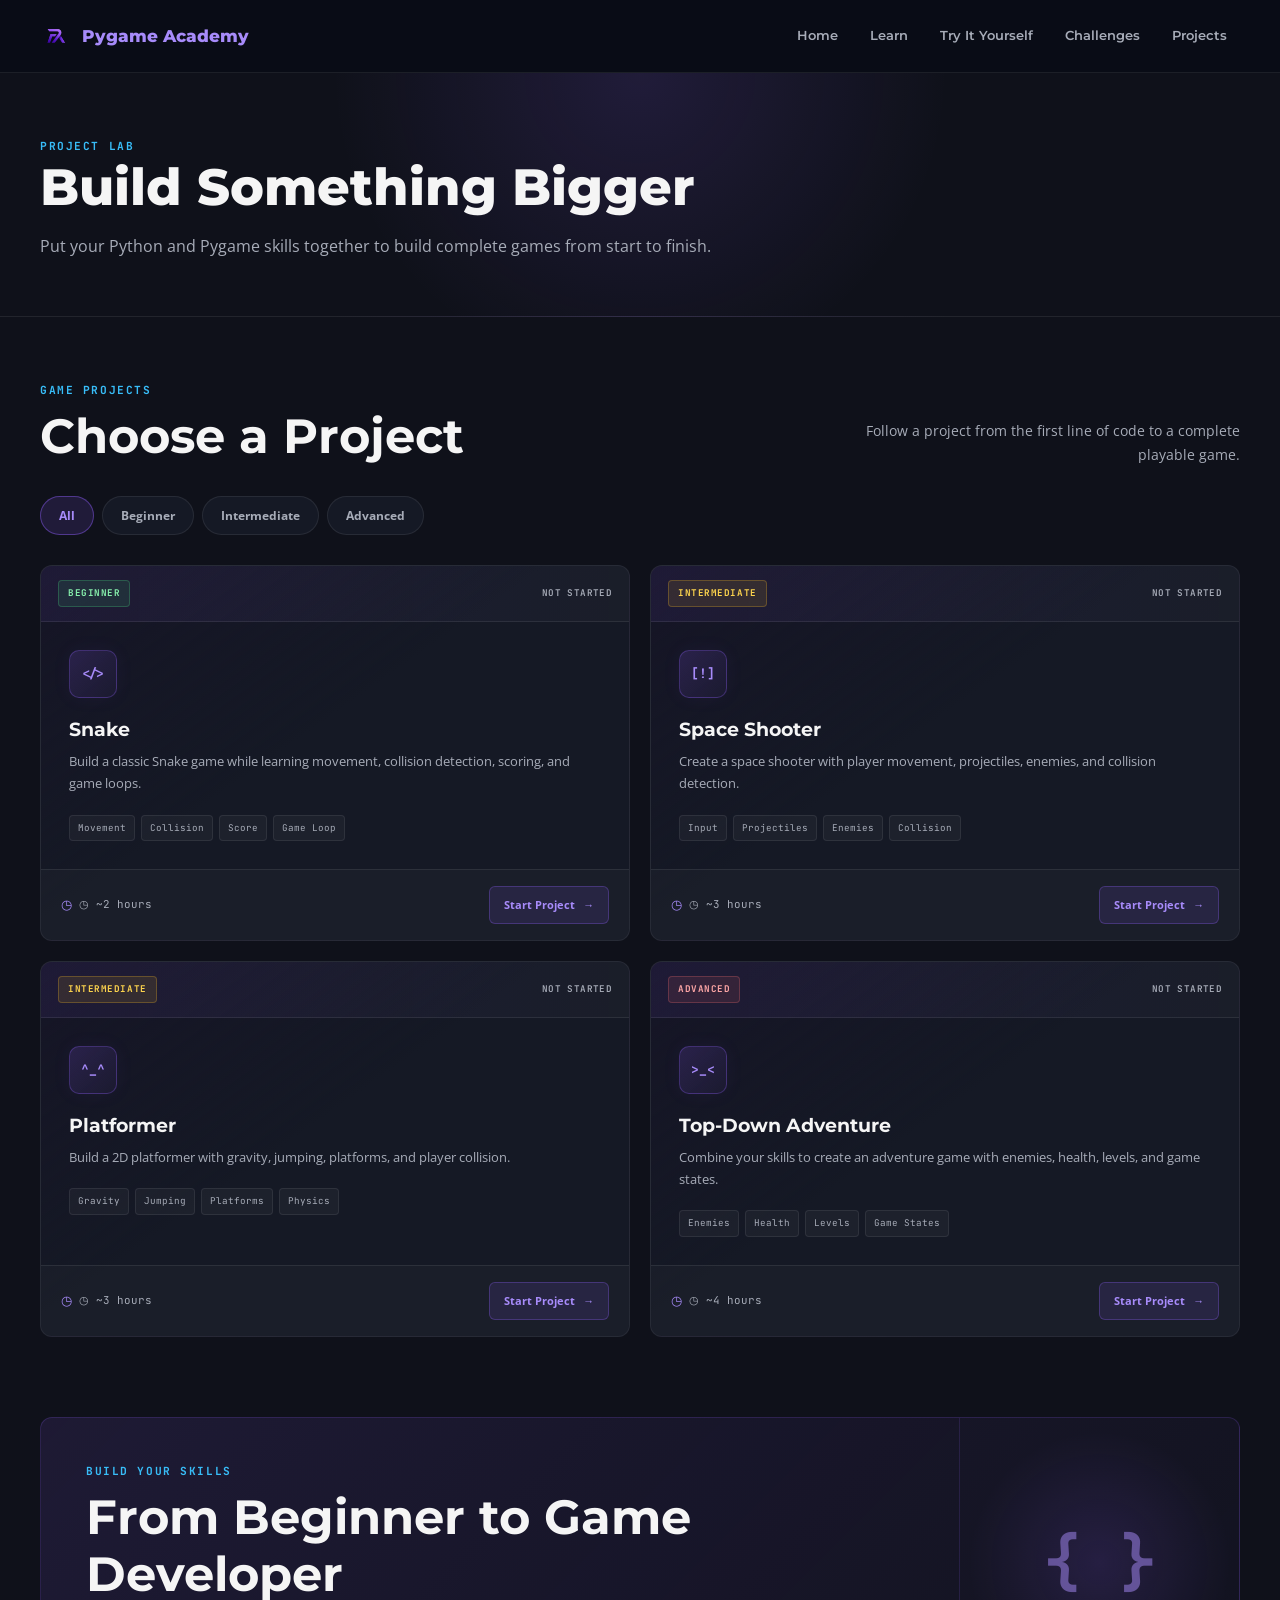
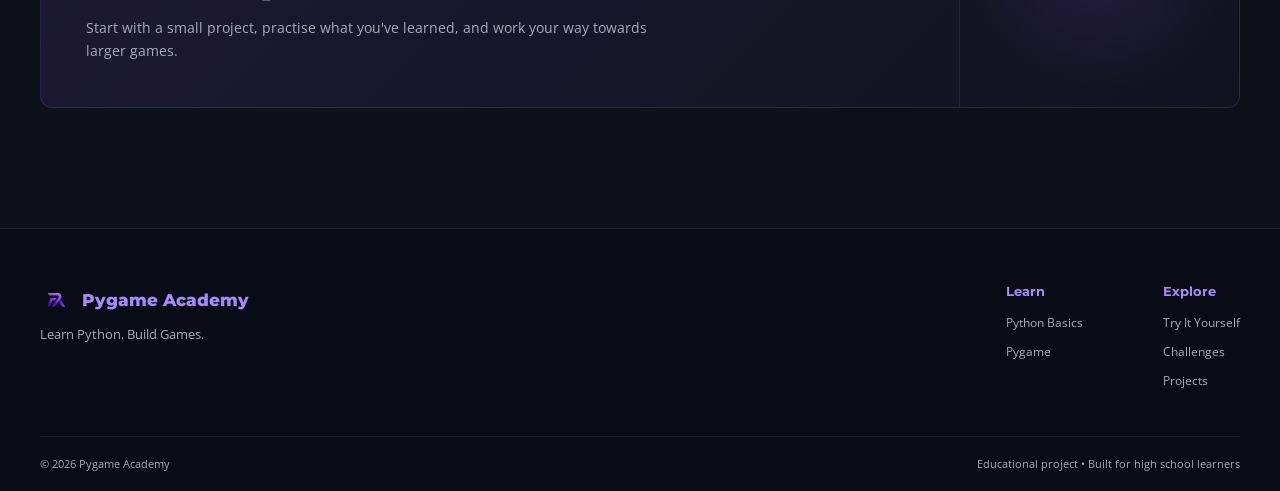
<file: projects.html>
<!DOCTYPE html>
<html lang="en">

<head>
  <meta charset="UTF-8">
  <meta name="viewport" content="width=device-width, initial-scale=1.0">
  <meta name="description" content="Pygame Academy - Build complete games with Python and Pygame.">

  <title>Projects | Pygame Academy</title>

  <link rel="icon" type="image/x-icon" href="img/favicon.ico">

  <link rel="preconnect" href="https://fonts.googleapis.com">
  <link rel="preconnect" href="https://fonts.gstatic.com" crossorigin>
  <link href="https://fonts.googleapis.com/css2?family=JetBrains+Mono:wght@400;500;600;700&family=Montserrat:wght@500;600;700;800&family=Open+Sans:wght@400;500;600;700&display=swap" rel="stylesheet">

  <link rel="stylesheet" href="css/style.css">
  <script src="js/main.js" defer></script>
  <script src="js/projects.js" defer></script>
</head>

<body>

  <!-- Navigation bar and mobile menu -->
  <header class="site-header">
    <nav class="navbar" aria-label="Main navigation">
      <a href="index.html" class="logo">
        <img src="img/logo.png" alt="" class="logo-image">
        <span>Pygame Academy</span>
      </a>

      <div class="desktop-nav">
        <a href="index.html">Home</a>
        <a href="learn.html">Learn</a>
        <a href="tryityourself.html">Try It Yourself</a>
        <a href="challenges.html">Challenges</a>
        <a href="projects.html">Projects</a>
      </div>

      <button
        class="menu-button"
        type="button"
        aria-label="Open navigation menu"
        aria-expanded="false"
        aria-controls="mobile-menu"
      >
        <span></span>
        <span></span>
        <span></span>
      </button>
    </nav>

    <div class="mobile-menu" id="mobile-menu" aria-hidden="true">
      <div class="mobile-menu-header">
        <span class="mobile-menu-title">Menu</span>

        <button
          class="mobile-menu-close"
          type="button"
          aria-label="Close navigation menu"
        >
          &times;
        </button>
      </div>

      <div class="mobile-nav">
        <a href="index.html">Home</a>
        <a href="learn.html">Learn</a>
        <a href="tryityourself.html">Try It Yourself</a>
        <a href="challenges.html">Challenges</a>
        <a href="projects.html">Projects</a>
      </div>
    </div>
  </header>

  <main>

    <!-- Page hero banner -->
    <section class="projects-hero">
      <div class="try-container">
        <p class="section-label">PROJECT LAB</p>

        <h1>Build Something Bigger</h1>

        <p>
          Put your Python and Pygame skills together to build complete games from start to finish.
        </p>
      </div>
    </section>

    <!-- Project selection and filters -->
    <section class="project-list">
      <div class="project-list-header">
        <div>
          <p class="section-label">GAME PROJECTS</p>
          <h2>Choose a Project</h2>
        </div>

        <p>Follow a project from the first line of code to a complete playable game.</p>
      </div>

      <!-- Category Filter Tabs -->
      <div
        class="project-filters"
        role="tablist"
        aria-label="Project categories"
      >
        <button
          class="project-filter active"
          type="button"
          data-filter="all"
          role="tab"
          aria-selected="true"
        >
          All
        </button>

        <button
          class="project-filter"
          type="button"
          data-filter="beginner"
          role="tab"
          aria-selected="false"
        >
          Beginner
        </button>

        <button
          class="project-filter"
          type="button"
          data-filter="intermediate"
          role="tab"
          aria-selected="false"
        >
          Intermediate
        </button>

        <button
          class="project-filter"
          type="button"
          data-filter="advanced"
          role="tab"
          aria-selected="false"
        >
          Advanced
        </button>
      </div>

      <!-- Grid of available projects -->
      <div class="project-grid">

        <!-- Project: Snake -->
        <article
          class="project-card"
          data-project="snake"
          data-category="beginner"
        >
          <div class="project-card-top">
            <span class="project-difficulty beginner">BEGINNER</span>
            <span class="project-status">NOT STARTED</span>
          </div>

          <div class="project-card-content">
            <div class="project-icon" aria-hidden="true">&lt;/&gt;</div>
            <h3>Snake</h3>

            <p>
              Build a classic Snake game while learning movement, collision detection, scoring, and game loops.
            </p>

            <div class="project-tags">
              <span>Movement</span>
              <span>Collision</span>
              <span>Score</span>
              <span>Game Loop</span>
            </div>
          </div>

          <div class="project-card-footer">
            <span class="project-time">
              <span aria-hidden="true">◷</span>
              ~2 hours
            </span>

            <a href="tryityourself.html?project=snake" class="project-button">
              Start Project
              <span aria-hidden="true">→</span>
            </a>
          </div>
        </article>

        <!-- Project: Space Shooter -->
        <article
          class="project-card"
          data-project="space-shooter"
          data-category="intermediate"
        >
          <div class="project-card-top">
            <span class="project-difficulty intermediate">INTERMEDIATE</span>
            <span class="project-status">NOT STARTED</span>
          </div>

          <div class="project-card-content">
            <div class="project-icon" aria-hidden="true">[!]</div>
            <h3>Space Shooter</h3>

            <p>
              Create a space shooter with player movement, projectiles, enemies, and collision detection.
            </p>

            <div class="project-tags">
              <span>Input</span>
              <span>Projectiles</span>
              <span>Enemies</span>
              <span>Collision</span>
            </div>
          </div>

          <div class="project-card-footer">
            <span class="project-time">
              <span aria-hidden="true">◷</span>
              ~3 hours
            </span>

            <a href="tryityourself.html?project=space-shooter" class="project-button">
              Start Project
              <span aria-hidden="true">→</span>
            </a>
          </div>
        </article>

        <!-- Project: Platformer -->
        <article
          class="project-card"
          data-project="platformer"
          data-category="intermediate"
        >
          <div class="project-card-top">
            <span class="project-difficulty intermediate">INTERMEDIATE</span>
            <span class="project-status">NOT STARTED</span>
          </div>

          <div class="project-card-content">
            <div class="project-icon" aria-hidden="true">^_^</div>
            <h3>Platformer</h3>

            <p>
              Build a 2D platformer with gravity, jumping, platforms, and player collision.
            </p>

            <div class="project-tags">
              <span>Gravity</span>
              <span>Jumping</span>
              <span>Platforms</span>
              <span>Physics</span>
            </div>
          </div>

          <div class="project-card-footer">
            <span class="project-time">
              <span aria-hidden="true">◷</span>
              ~3 hours
            </span>

            <a href="tryityourself.html?project=platformer" class="project-button">
              Start Project
              <span aria-hidden="true">→</span>
            </a>
          </div>
        </article>

        <!-- Project: Top-Down Adventure -->
        <article
          class="project-card"
          data-project="adventure"
          data-category="advanced"
        >
          <div class="project-card-top">
            <span class="project-difficulty advanced">ADVANCED</span>
            <span class="project-status">NOT STARTED</span>
          </div>

          <div class="project-card-content">
            <div class="project-icon" aria-hidden="true">&gt;_&lt;</div>
            <h3>Top-Down Adventure</h3>

            <p>
              Combine your skills to create an adventure game with enemies, health, levels, and game states.
            </p>

            <div class="project-tags">
              <span>Enemies</span>
              <span>Health</span>
              <span>Levels</span>
              <span>Game States</span>
            </div>
          </div>

          <div class="project-card-footer">
            <span class="project-time">
              <span aria-hidden="true">◷</span>
              ~4 hours
            </span>

            <a href="tryityourself.html?project=adventure" class="project-button">
              Start Project
              <span aria-hidden="true">→</span>
            </a>
          </div>
        </article>

      </div>

      <!-- Filtered Empty State -->
      <div class="project-empty" id="project-empty" hidden>
        <h3>No projects found</h3>
        <p>Try selecting another category.</p>
      </div>
    </section>

    <!-- Skills Banner -->
    <section class="project-progress-section">
      <div class="project-progress">
        <div class="project-progress-content">
          <p class="section-label">BUILD YOUR SKILLS</p>

          <h2>From Beginner to Game Developer</h2>

          <p>
            Start with a small project, practise what you've learned, and work your way towards larger games.
          </p>
        </div>

        <div class="project-progress-visual" aria-hidden="true">
          <span>{ }</span>
        </div>
      </div>
    </section>

  </main>

  <!-- Site footer -->
  <footer class="site-footer">
    <div class="footer-content">
      <div class="footer-brand">
        <a href="index.html" class="footer-logo">
          <img src="img/logo.png" alt="" class="footer-logo-image">
          <span>Pygame Academy</span>
        </a>

        <p>Learn Python. Build Games.</p>
      </div>

      <div class="footer-links">
        <div class="footer-column">
          <h2>Learn</h2>
          <a href="learn.html">Python Basics</a>
          <a href="learn.html">Pygame</a>
        </div>

        <div class="footer-column">
          <h2>Explore</h2>
          <a href="tryityourself.html">Try It Yourself</a>
          <a href="challenges.html">Challenges</a>
          <a href="projects.html">Projects</a>
        </div>
      </div>
    </div>

    <div class="footer-bottom">
      <p>&copy; 2026 Pygame Academy</p>
      <p>Educational project &bull; Built for high school learners</p>
    </div>
  </footer>

</body>

</html>
</file>
<file: css/style.css>
/* ==========================================
   Pygame Academy Main Stylesheet
   ========================================== */

@import url("base.css");
@import url("navigation.css");
@import url("components.css");
@import url("home.css");
@import url("learn.css");
@import url("lesson.css");
@import url("tryityourself.css");
@import url("challenges.css");
@import url("projects.css");
@import url("responsive.css");
</file>
